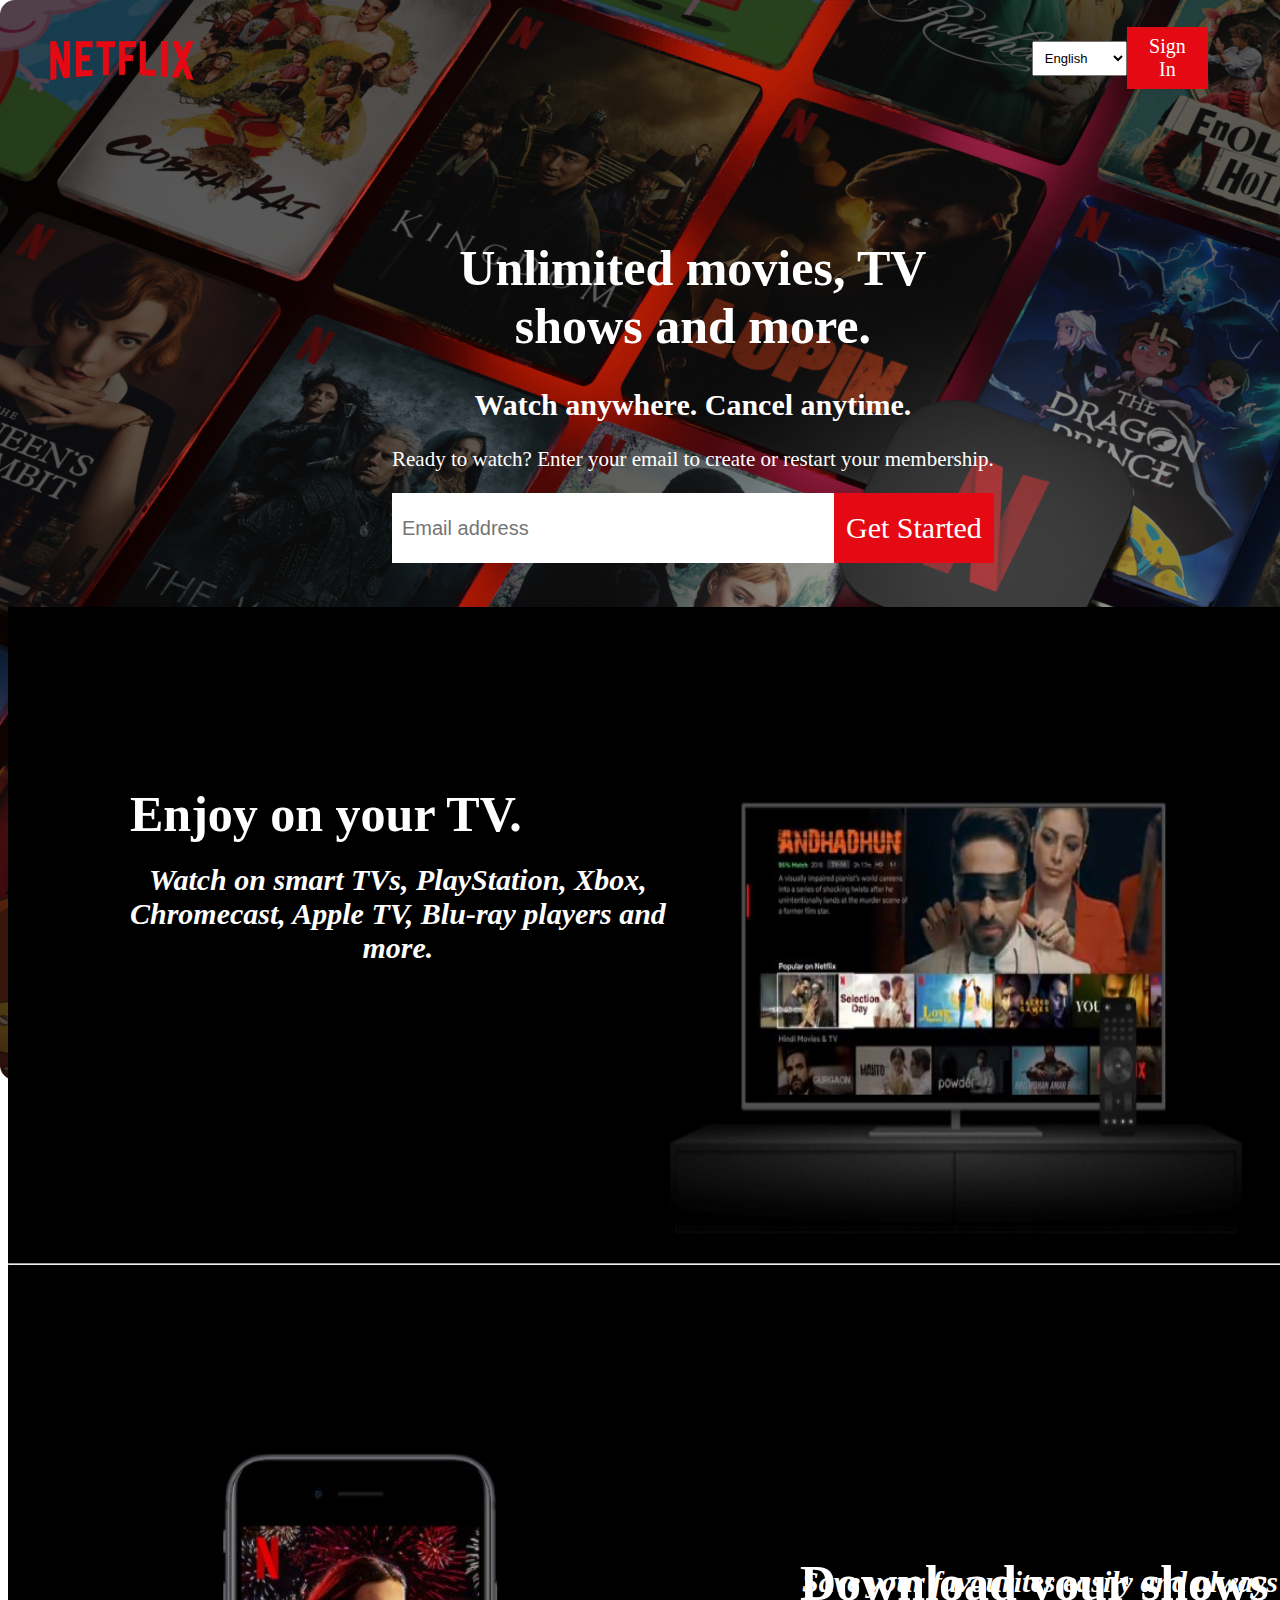
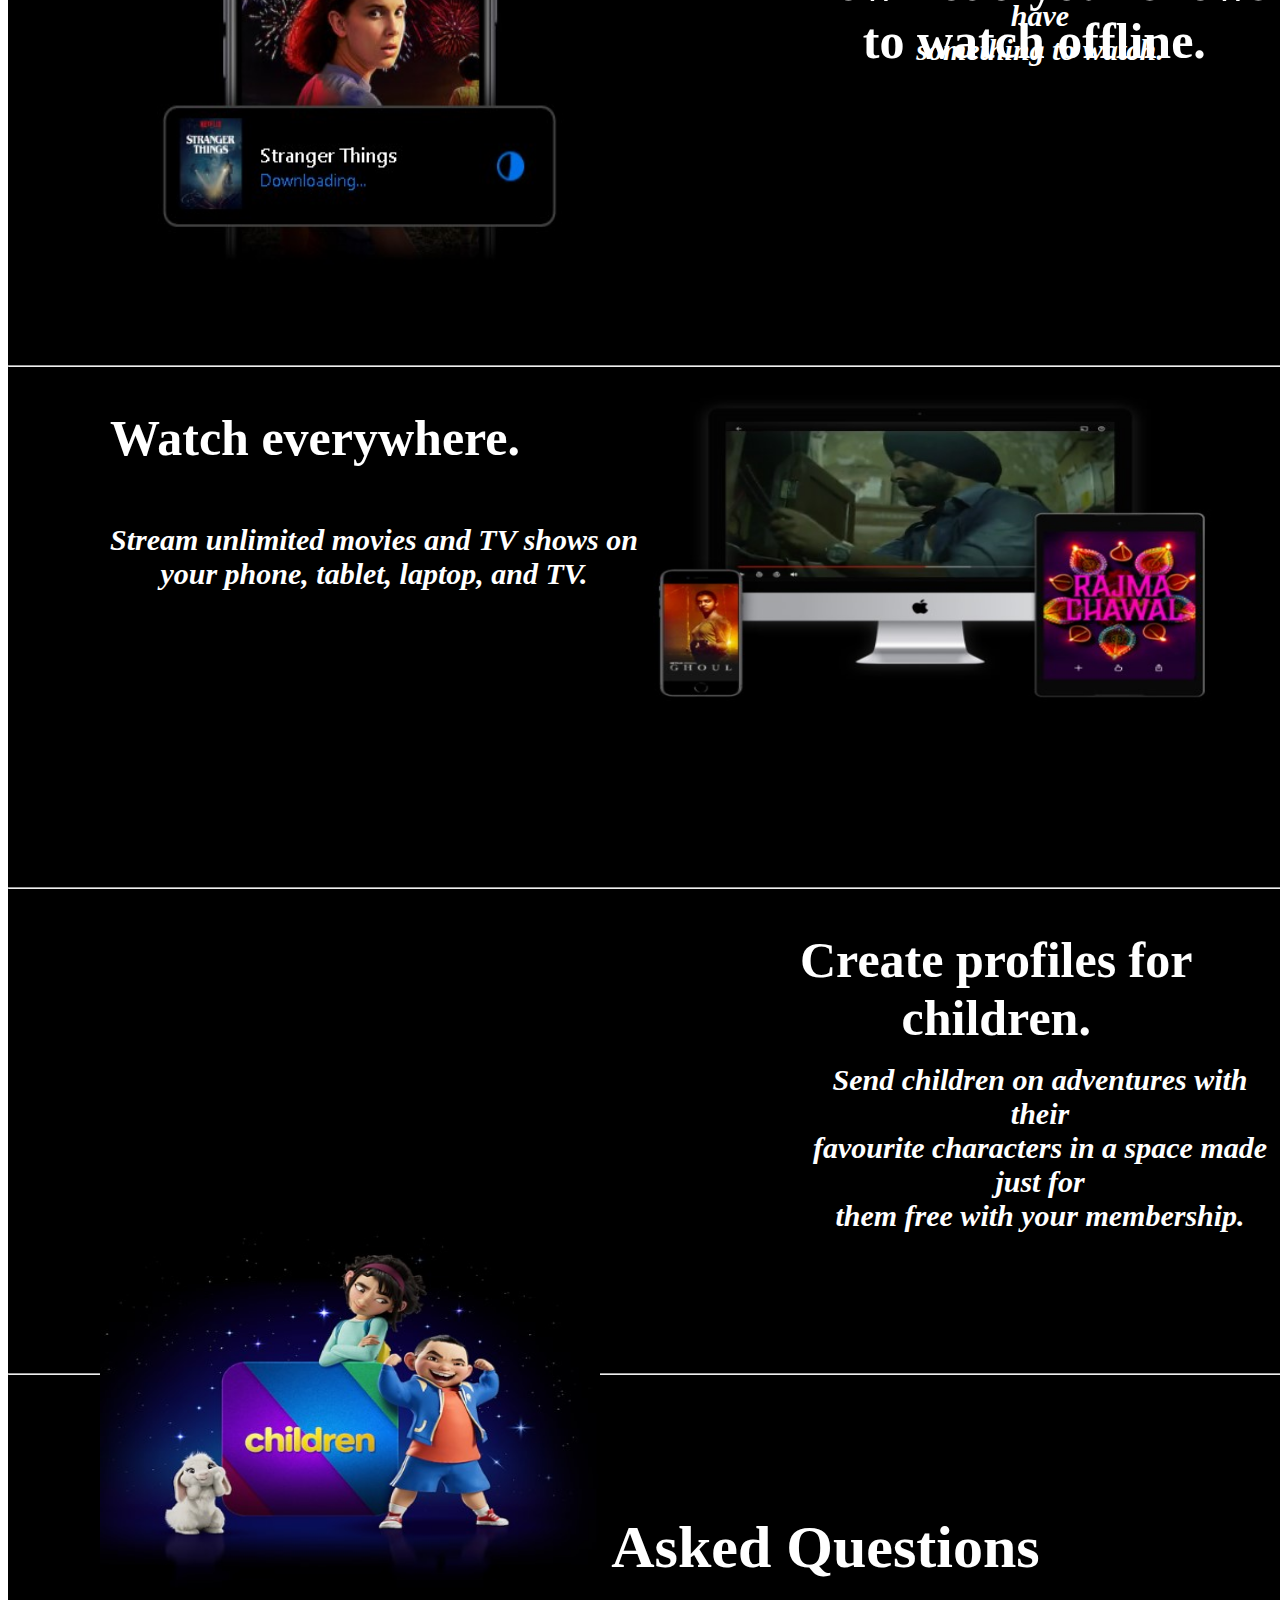
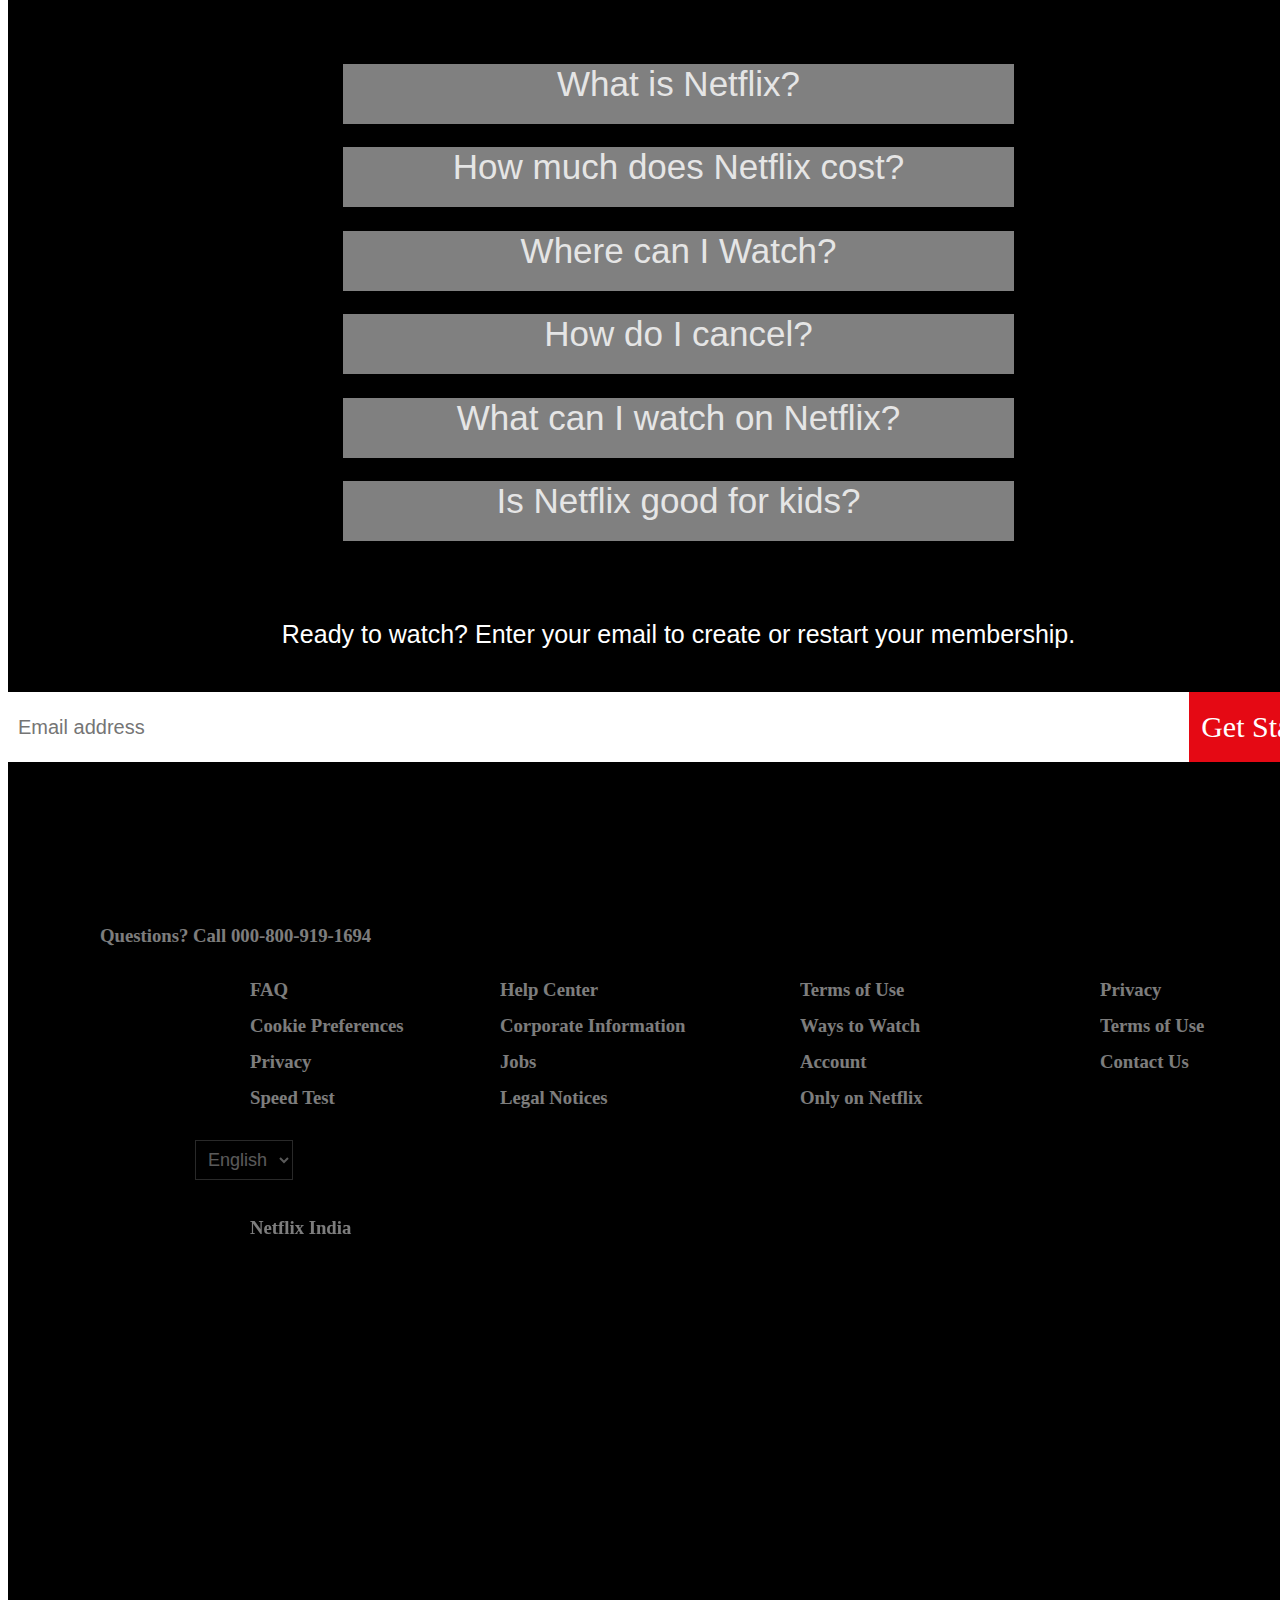
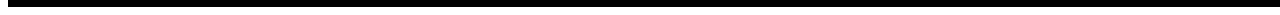
<file: index.html>
<!DOCTYPE html>
<html lang="en">
<head>
    <meta charset="UTF-8">
    <meta http-equiv="X-UA-Compatible" content="IE=edge">
    <meta name="viewport" content="width=device-width, initial-scale=1.0">
    <title>Netflix</title>
    <link rel="stylesheet" href="style.css">
    <link rel="icon" href="netflix icon.png">
</head>
<body>

<center>
  <div class="nav">
    <img class="logo" src="./logo1.jpg" style="border-radius: 50%">
    <label for="Language"></label>  
    <select name="Language" style="font-size:13px">
        <option value="English">English</option>
        <option value="French">French</option>
        <option value="Chinese">Chinese</option>
        <option value="Japanese">Japanese</option>
    </select>
    <a class="btn" href="./signin.html">Sign In</a>

</div>
<div class="content">
    <h1>Unlimited movies, TV <br>shows and more.</h1>
    <h2>Watch anywhere. Cancel anytime.</h2>
    <p style="font-size: 21px;">Ready to watch? Enter your email to create or restart your membership.</p>
    <div class="mail">
        <input style="font-size: 20px;" type="text" placeholder="Email address">
        <a style="font-size: 30px;" href="#">Get Started</a>
    </div>
</div>

<br><br><br><br><br><br><br><br><br><br><br><br><br><br><br><br><br><br><br><br><br><br><br><br><br><br><br><br>
 
<div id="bgc">
  <br><br><br><br><br><br><br><br>

  <img src="./01.jpg" id="one">
  <h1 id="he1">Enjoy on your TV.</h1><br><br><br><br>
  <h4 id="he4">Watch on smart TVs, PlayStation, Xbox,<br> Chromecast, Apple TV, Blu-ray players and <br>more.
  </h4>
  <br><br><br><br><br><br><br><br><br><br><br><br><br><br><br><br><br><br><br><br><br><br><br><br>
  <hr>
 
  <h1 id="he12">Download your shows<br> to watch offline.</h1><br><br><br><br><br><br><br><br><br><br><br><br><br><br>
  <h4 id="he124">Save your favourites easily and always have<br>something to watch.</h4>
  <img src="./02.jpg" id="two">
  <br><br><br><br><br><br><br><br><br><br><br><br><br><br><br><br><br><br><br><br><br><br><br><br>
  <hr>

  <img src="./03.jpg" id="three">
  <h1 id="he13">Watch everywhere.</h1><br><br><br><br><br><br>
  <h4 id="he14">Stream unlimited movies and TV shows on<br> your phone, tablet, laptop, and TV.</h4>
  <br><br><br><br><br><br><br><br><br><br><br><br><br><br><br><br><br><br><br><br><br><br>
  <hr>

  <h1 id="he144">Create profiles for<br>children.</h1><br><br><br><br><br><br><br>
  <h4 id="he1444">Send children on adventures with their<br>favourite characters in a space made just for<br>them free with your membership.</h4>
  <img src="./04.jpg" id="four"><br><br><br><br><br><br><br><br><br><br><br><br><br><br><br><br><br><br><br><hr><br><br><br><br><br>

 <center><h1 id="footh">Frequently Asked Questions</h1></center><br>

 <div class="footle">
   <center> <h1 class="foottext">What is Netflix?</h1></center>
 </div>

 <div class="footle">
    <center> <h1 class="foottext">How much does Netflix cost?</h1></center>
  </div>

  <div class="footle">
  <center> <h1 class="foottext">Where can I Watch?</h1></center>
</div>

 <div class="footle">
  <center> <h1 class="foottext">How do I cancel?</h1></center>
</div>

<div class="footle">
    <center> <h1 class="foottext">What can I watch on Netflix?</h1></center>
  </div>

  <div class="footle">
    <center> <h1 class="foottext">Is Netflix good for kids?</h1></center>
  </div><br><br><br>

  <h3 class="footde">Ready to watch? Enter your email to create or restart your membership.</h3>
  <br>

  <div class="mailtwo">
    <input id="inp" style="font-size: 20px;" type="text" placeholder="Email address">
    <a id="an" style="font-size: 30px;" href="#">Get Started</a>  
</div>
<br><br><br><br><br>

<div id="foot"><br><br><br>
    <h3 id="hea3">Questions? Call 000-800-919-1694</h3><br><br><br>
    <h3 id="privacy">Privacy</h3>
    <h3 id="terms">Terms of Use</h3>
    <h3 id="help">Help Center</h3>
    <h3 id="faq">FAQ</h3><br><br>
    <h3 id="corinfo">Corporate Information</h3>
    <h3 id="cookpref">Cookie Preferences</h3>
    <h3 id="wtow">Ways to Watch</h3>
    <h3 id="tou">Terms of Use</h3><br><br>
    <h3 id="priv">Privacy</h3>
    <h3 id="jobs">Jobs</h3>
    <h3 id="acnt">Account</h3>
    <h3 id="contct">Contact Us</h3><br><br>
    <h3 id="spedtest">Speed Test</h3>
    <h3 id="legnot">Legal Notices</h3>
    <h3 id="onnet">Only on Netflix</h3>
   
    <br><br><br><br>
    <select name="Language" id="lastsec">
        <option value="English">English</option>
        <option value="French">Hindi</option>
    </select>
    <br><br>

    <h3 id="netind">Netflix India</h3>


</center> 
</div>   
</body>
</html>
</file>
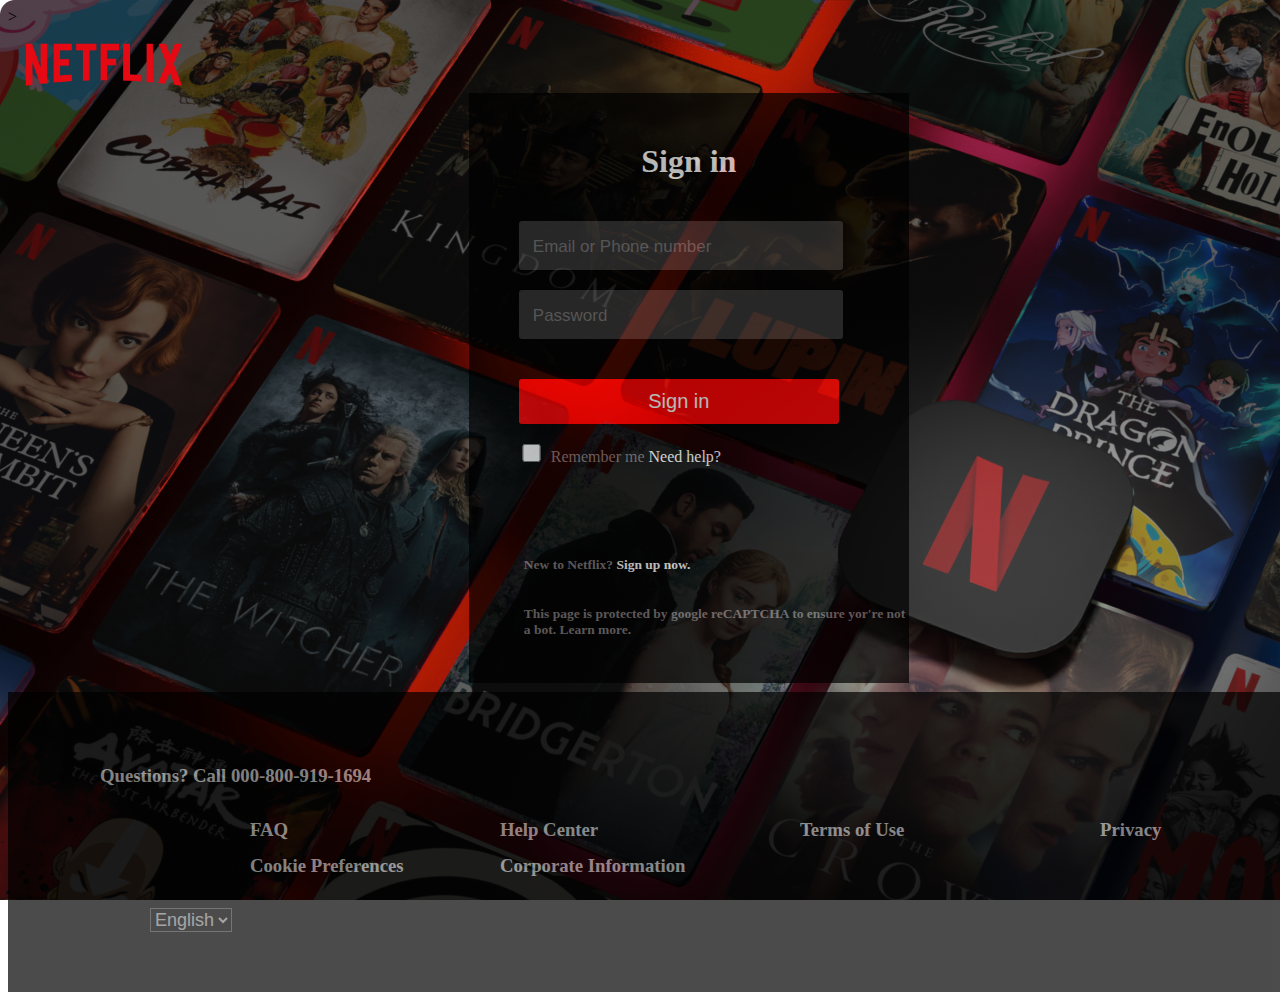
<file: signin.html>
<!DOCTYPE html>
<html lang="en">
<head>
    <meta charset="UTF-8">
    <meta http-equiv="X-UA-Compatible" content="IE=edge">
    <meta name="viewport" content="width=device-width, initial-scale=1.0">
    <title>Neiflix Sign In</title>
    <link rel="stylesheet" href="signin.css">
    <link rel="icon" href="netflix icon.png">
</head>
<body>
    <img src="./logo1.jpg" id="logo" <a href="./index.html"></a>>

    <br><br><br><br>

    
    <div class="container">
      <center><h1>Sign in</h1></center>
        <div class="mahi">
            <input id="mail" type="email" placeholder="Email or Phone number">
            <input id="password" type="Password" placeholder="Password">
            <input type="Submit" value="Sign in" onclick="login()">
            <input type="Checkbox">
            <label>Remember me</label>
            <a href="#">Need help?</a>
        </div>
        <div class="content">
            <h2>New to Netflix? <a href="#">Sign up now.</a></h2><br>
            <h2>This page is protected by google reCAPTCHA to ensure yor're not a bot. Learn more.</h2>
        </div>
    </div>
    <br><br><br><br><br><br><br><br><br><br><br><br><br><br><br><br><br><br><br><br><br><br><br><br><br><br><br><br><br><br><br><br><br><br>

    <div id="foot"><br><br><br>
    <h3 id="hea3">Questions? Call 000-800-919-1694</h3><br><br><br>
    <h3 id="privacy">Privacy</h3>
    <h3 id="terms">Terms of Use</h3>
    <h3 id="help">Help Center</h3>
    <h3 id="faq">FAQ</h3><br><br>
    <h3 id="corinfo">Corporate Information</h3>
    <h3 id="cookpref">Cookie Preferences</h3><br><br><br><br>

    <select name="Language" id="lastsc">
        <option value="English">English</option>
        <option value="French">Hindi</option>
    </select>

</div>
<script src="./script.js"></script>
</body>
</html>
</file>
<file: style.css>
body{
    background-image: url(./netflix\ bg.png);
     background-size:auto; 
     background-repeat: no-repeat;
     background-attachment: fixed;
}
.logo{
    width: 15%;
}

.btn{
    font-size: 20px;
    padding: 8px 15px;
    color: #fff;
    background-color: #e50914;
    display: inline-block;
    text-decoration: none;
    cursor: pointer;
}
.nav{
    padding-top: 5px;
    padding-left: 2vw;
    padding-right: 5vw;
    height: 10vh;
    display: flex;
    justify-content: space-between;
    align-items: center;
}
select{
    margin-left: 70%;
    padding: 8px;
}
.content{
    color: #fff;
    position: absolute;
    margin-top: 8%;
    margin-left: 30%;
}
.content h1{
    font-size: 50px;

}
.content h2{
    font-size: 30px;
}

.mail{
    width: 100%;
    height: fit-content;
    align-items: center;
    background-color: #fff;
    display: flex;
    justify-content: space-between;
}

.mail input{
    outline: none;
    border: none;
    padding: 12px 10px;
    size: 1em;
}

.mail a{
    height: fit-content;
    background-color: #e50914;
    color: #fff;
    padding: 18px 12px;
    text-decoration: none;
}

 #bgc{
    margin: auto;
    background-color: black;
    height: 4200px;
    width:  1341px;
}
#one{
    height: 500px;
    width: 700px;
    position: absolute;
    left: 600px;
}
#he1{
    color: white;
    font-size: 50px;
    font-family: Cambria, Cochin, Georgia, Times, 'Times New Roman', serif;
    position: absolute;
    left: 130px;
}
#he4{
    color: white;
    font-size: 30px;
    font-style: oblique;
    position: absolute;
    left: 130px;
}
#he12{
    color: white;
    font-size: 50px;
    font-family: Cambria, Cochin, Georgia, Times, 'Times New Roman', serif;
    position: absolute;
    left: 800px;
    top: 1520px;
}
#he124{
    color: white;
    font-size: 30px;
    font-style: oblique;
    position: absolute;
    left: 800px;
}
#two{
    height: 500px;
    width: 500px;
    position: absolute;
    left: 100px;
    top: 1400px;
}
#three{
    height: 350px;
    width: 700px;
    position: absolute;
    left: 580px;
}
#he13{
    color: white;
    font-size: 50px;
    font-family: Cambria, Cochin, Georgia, Times, 'Times New Roman', serif;
    position: absolute;
    left: 110px;
}
#he14{
    color: white;
    font-size: 30px;
    font-style: oblique;
    position: absolute;
    left: 110px;
}
#he144{
    color: white;
    font-size: 50px;
    font-family: Cambria, Cochin, Georgia, Times, 'Times New Roman', serif;
    position: absolute;
    left: 800px;
}
#four{
    height: 400px;
    width: 500px;
    position: absolute;
    left: 100px;
    top: 2800px;
}
#he1444{
    color: white;
    font-size: 30px;
    font-style: oblique;
    position: absolute;
    left: 800px;
}

#footh{
    color: white;
    font-size: 60px;
}
.footle{
    height: 60px;
    width: 50%;
    background-color: gray;
}
.foottext{
    text-align: center;
    font-size: 35px;
    font-weight: 100;
    opacity: 0.8;
    font-family: 'Trebuchet MS', 'Lucida Sans Unicode', 'Lucida Grande', 'Lucida Sans', Arial, sans-serif;
    color: white;
}
.footde{
    font-family:'Franklin Gothic Medium', 'Arial Narrow', Arial, sans-serif;
    font-size: 25px;
    font-weight: 100;
    color: white;
}

.mailtwo{
    width: 100%;
    height: fit-content;
    align-items: center;
    background-color: #fff;
    display: flex;
    justify-content: space-between;
}

#inp{
    outline: none;
    border: none;
    padding: 12px 10px;
    size: 1em;
}

#an{
    height: fit-content;
    background-color: #e50914;
    color: #fff;
    padding: 18px 12px;
    text-decoration: none;
}

#foot{
    background-color: black;
    opacity: 0.7;
    height: 300px;
    width: 1330px;
}   
#hea3{
    color: white;
    opacity: 0.7;
    position: absolute;
    left: 100px;
}
#privacy{
    color: white;
    opacity: 0.7;
    position: absolute;
    left: 1100px;
}
#terms{
    color: white;
    opacity: 0.7;
    position: absolute;
    left: 800px;
}
#help{
    color: white;
    opacity: 0.7;
    position: absolute;
    left: 500px;
}
#faq{
    color: white;
    opacity: 0.7;
    position: absolute;
    left: 250px;
}
#corinfo{
    color: white;
    opacity: 0.7;
    position: absolute;
    left: 500px;
}
#cookpref{
    color: white;
    opacity: 0.7;
    position: absolute;
    left: 250px;
}
#wtow{
    color: white;
    opacity: 0.7;
    position: absolute;
    left: 800px;
}
#tou{
    color: white;
    opacity: 0.7;
    position: absolute;
    left: 1100px;
}
#priv{
    color: white;
    opacity: 0.7;
    position: absolute;
    left: 250px;
}
#jobs{
    color: white;
    opacity: 0.7;
    position: absolute;
    left: 500px;
}
#acnt{
    color: white;
    opacity: 0.7;
    position: absolute;
    left: 800px;
}
#contct{
    color: white;
    opacity: 0.7;
    position: absolute;
    left: 1100px;
}
#spedtest{
    color: white;
    opacity: 0.7;
    position: absolute;
    left: 250px;
}
#legnot{
    color: white;
    opacity: 0.7;
    position: absolute;
    left: 500px;
}
#onnet{
    color: white;
    opacity: 0.7;
    position: absolute;
    left: 800px;
}
#lastsec{
    position: relative;
    right: 900px;
    font-size: 18px;
    background-color: black;
    opacity: 0.5;
    color: white; 
}
#netind{
    color: white;
    opacity: 0.7;
    position: absolute;
    left: 250px;
}
</file>
<file: signin.css>
#logo{
    width: 15%;
    position: fixed;
}
body{
    background-image: url(./netflix\ bg.png);
    background-size: auto;
    background-attachment: fixed;
}

.container{
    position:absolute;
    margin-left: 36%;
    margin-top: 1%;
    width: 440px;
    height: 590px;
    background-color: black;
    opacity: 0.7;
}

.container h1{
    color: #fff;
    margin-top: 60px;
    margin-top: 50px;

}
input{
    margin-left: 50px;
    margin-top: 20px;
    width: 320px;
    height: 47px;
    background-color:#333;
    border-radius: 3px;
    border: none;
    font-size: 20px;
}

input::placeholder{
    font-size: 17px;
    margin-left: 15px;
    padding: 12px;
}
input[type=Submit]{
    width: 320px;
    height: 45px;
    background-color: red;
    color: #fff;
    border-radius: 3px;
    cursor: pointer;
    margin-top: 40px;
}
input[type=Checkbox]{
    width: 25px;
    height: 18px;
    border-radius: 5px;
}

label{
    color: rgb(125,119,119);
}
.form a{
    float: right;
    margin-top: 24px;
    margin-right: 64px;
    color: rgb(125,119,119);
    text-decoration: none;
}

.content{
    position: absolute;
    margin-top: 80px;
    font-size: 9px;
    margin-left: 55px;

}

.content h2{
    color: rgb(125,119,119);

}
.container a{
    color: #fff;
    text-decoration: none;
}


#foot{
    background-color: black;
    opacity: 0.7;
    height: 300px;
    width: 1330px;
}   
#hea3{
    color: white;
    opacity: 0.7;
    position: absolute;
    left: 100px;
}
#privacy{
    color: white;
    opacity: 0.7;
    position: absolute;
    left: 1100px;
}
#terms{
    color: white;
    opacity: 0.7;
    position: absolute;
    left: 800px;
}
#help{
    color: white;
    opacity: 0.7;
    position: absolute;
    left: 500px;
}
#faq{
    color: white;
    opacity: 0.7;
    position: absolute;
    left: 250px;
}
#corinfo{
    color: white;
    opacity: 0.7;
    position: absolute;
    left: 500px;
}
#cookpref{
    color: white;
    opacity: 0.7;
    position: absolute;
    left: 250px;
}
#lastsc{
    font-size: 18px;
    background-color: black;
    opacity: 0.5;
    color: white;
    position: absolute;
    left: 150px;
}
</file>
